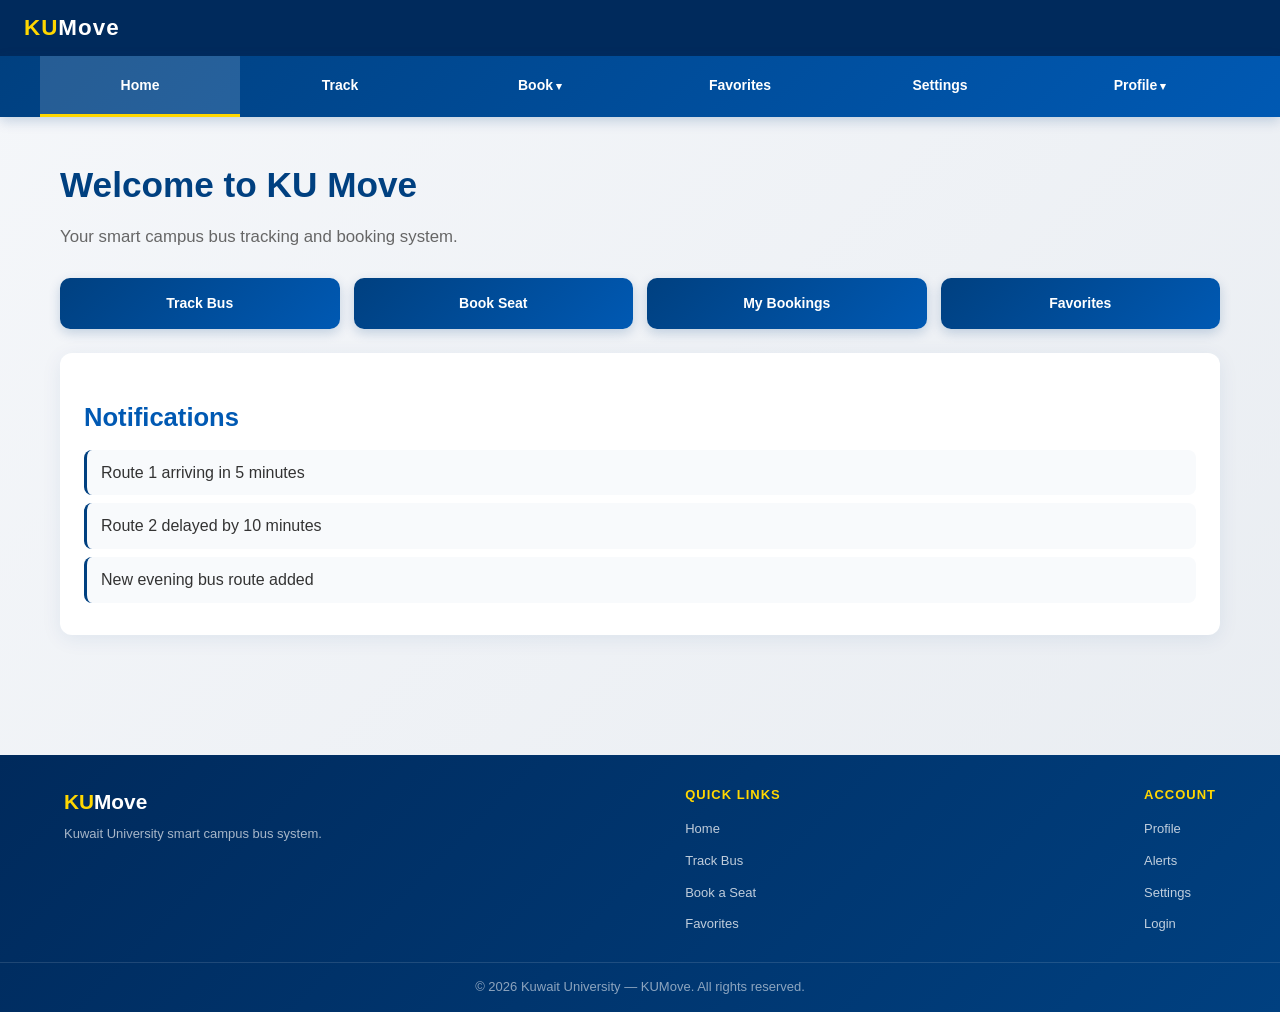
<file: index.html>
<!DOCTYPE html>
<html lang="en">
<head>
  <meta charset="UTF-8">
  <meta name="viewport" content="width=device-width, initial-scale=1.0">
  <title>KUMove - Home</title>
  <link rel="stylesheet" href="css/style.css">
</head>
<body>

  <!-- Site Header: logo left, greeting right -->
  <header class="site-header">
    <a href="index.html" class="logo">KU<span>Move</span></a>
    <span id="greeting"></span>
  </header>

  <nav>
    <button class="hamburger" id="hamburger" aria-label="Open menu">
      <span></span><span></span><span></span>
    </button>
    <ul id="nav-links">
      <li><a href="index.html"  class='active'>Home</a></li>
      <li><a href="tracking.html">Track</a></li>

      <!-- Booking with submenu -->
      <li class="has-sub">
        <a href="booking.html">Book</a>
        <ul class="submenu">
          <li><a href="booking.html">Book a Seat</a></li>
          <li><a href="mybookings.html">My Bookings</a></li>
        </ul>
      </li>

      <li><a href="favorites.html">Favorites</a></li>
      <li><a href="settings.html">Settings</a></li>

      <!-- Profile with submenu -->
      <li class="has-sub">
        <a href="profile.html">Profile</a>
        <ul class="submenu">
          <li><a href="profile.html">My Profile</a></li>
          <li><a href="notifications.html">Alerts</a></li>
        </ul>
      </li>

    </ul>
  </nav>

  <main>
    <h1>Welcome to KU Move</h1>
    <p>Your smart campus bus tracking and booking system.</p>

    <section class="quick-access">
      <a href="tracking.html" class="btn">Track Bus</a>
      <a href="booking.html" class="btn">Book Seat</a>
      <a href="mybookings.html" class="btn">My Bookings</a>
      <a href="favorites.html" class="btn">Favorites</a>
    </section>

    <section class="card">
      <h2>Notifications</h2>
      <ul>
        <li>Route 1 arriving in 5 minutes</li>
        <li>Route 2 delayed by 10 minutes</li>
        <li>New evening bus route added</li>
      </ul>
    </section>
  </main>

  <footer>
    <div class="footer-top">
      <div class="footer-brand">
        <div class="footer-logo">KU<span>Move</span></div>
        <p>Kuwait University smart campus bus system.</p>
      </div>
      <div class="footer-links">
        <h4>Quick Links</h4>
        <ul>
          <li><a href="index.html">Home</a></li>
          <li><a href="tracking.html">Track Bus</a></li>
          <li><a href="booking.html">Book a Seat</a></li>
          <li><a href="favorites.html">Favorites</a></li>
        </ul>
      </div>
      <div class="footer-links">
        <h4>Account</h4>
        <ul>
          <li><a href="profile.html">Profile</a></li>
          <li><a href="notifications.html">Alerts</a></li>
          <li><a href="settings.html">Settings</a></li>
          <li><a href="login.html">Login</a></li>
        </ul>
      </div>
    </div>
    <div class="footer-bottom">
      &copy; 2026 Kuwait University &mdash; KUMove. All rights reserved.
    </div>
  </footer>

  <script src="js/main.js"></script>
</body>
</html>
</file>
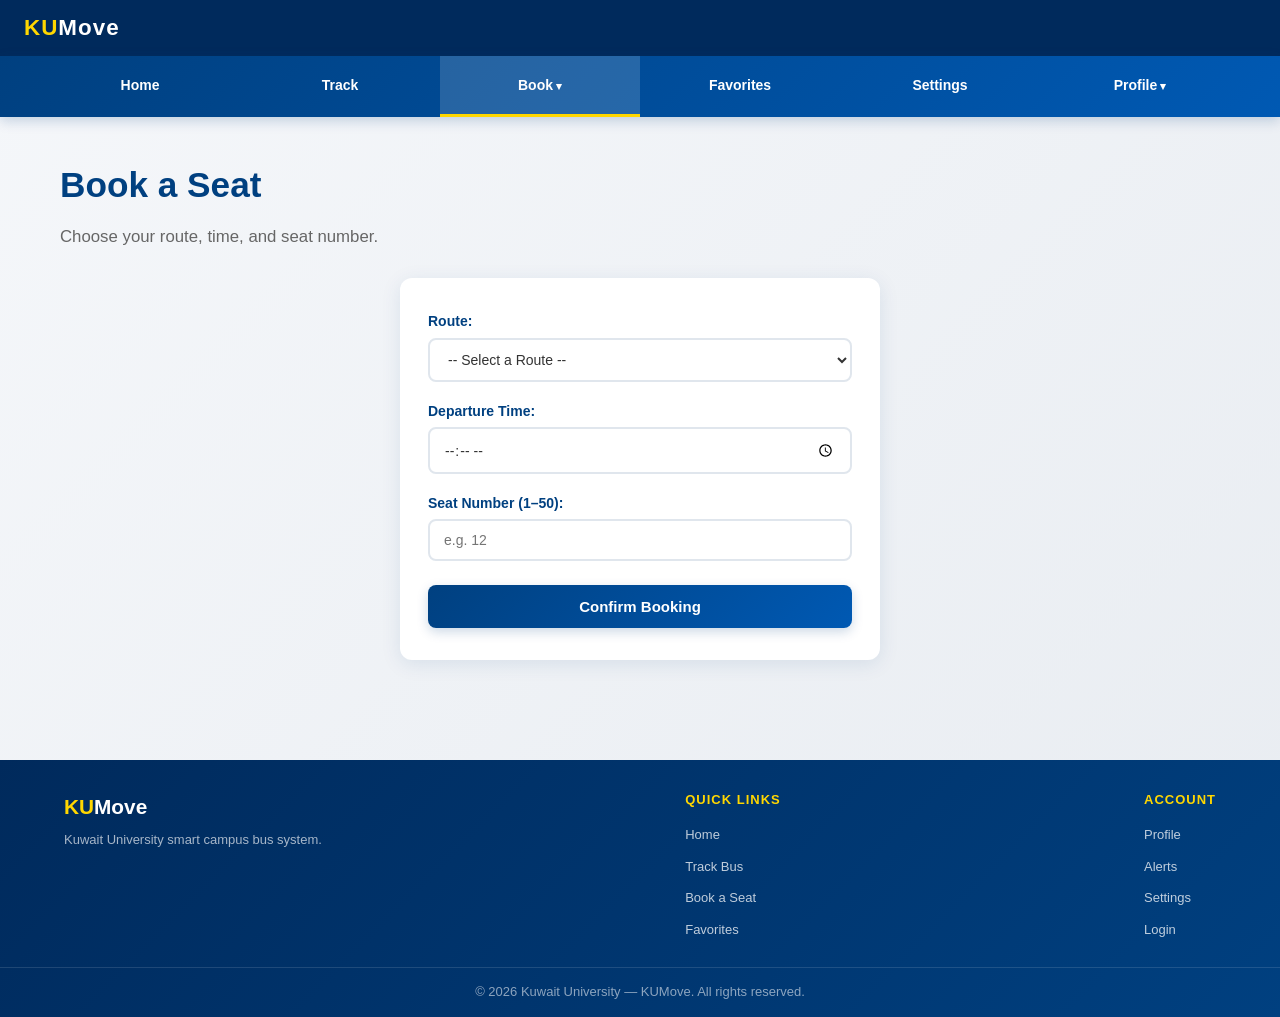
<file: booking.html>
<!DOCTYPE html>
<html lang="en">
<head>
  <meta charset="UTF-8">
  <meta name="viewport" content="width=device-width, initial-scale=1.0">
  <title>KUMove - Book a Seat</title>
  <link rel="stylesheet" href="css/style.css">
</head>
<body>

  <!-- Site Header: logo left, greeting right -->
  <header class="site-header">
    <a href="index.html" class="logo">KU<span>Move</span></a>
    <span id="greeting"></span>
  </header>

  <nav>
    <button class="hamburger" id="hamburger" aria-label="Open menu">
      <span></span><span></span><span></span>
    </button>
    <ul id="nav-links">
      <li><a href="index.html">Home</a></li>
      <li><a href="tracking.html">Track</a></li>

      <!-- Booking with submenu -->
      <li class="has-sub  active-parent">
        <a href="booking.html">Book</a>
        <ul class="submenu">
          <li><a href="booking.html">Book a Seat</a></li>
          <li><a href="mybookings.html">My Bookings</a></li>
        </ul>
      </li>

      <li><a href="favorites.html">Favorites</a></li>
      <li><a href="settings.html">Settings</a></li>

      <!-- Profile with submenu -->
      <li class="has-sub">
        <a href="profile.html">Profile</a>
        <ul class="submenu">
          <li><a href="profile.html">My Profile</a></li>
          <li><a href="notifications.html">Alerts</a></li>
        </ul>
      </li>

    </ul>
  </nav>

  <main>
    <h1>Book a Seat</h1>
    <p>Choose your route, time, and seat number.</p>

    <div class="form-wrapper">
      <form id="bookingForm">

        <div class="form-group">
          <label for="route">Route:</label>
          <select id="route">
            <option value="">-- Select a Route --</option>
            <option>Route 1: Campus &rarr; Library</option>
            <option>Route 2: Dorms &rarr; Engineering</option>
            <option>Route 3: Science &rarr; Main Gate</option>
          </select>
          <span class="error-msg" id="route-error"></span>
        </div>

        <div class="form-group">
          <label for="time">Departure Time:</label>
          <input type="time" id="time">
          <span class="error-msg" id="time-error"></span>
        </div>

        <div class="form-group">
          <label for="seat">Seat Number (1&ndash;50):</label>
          <input type="number" id="seat" min="1" max="50" placeholder="e.g. 12">
          <span class="error-msg" id="seat-error"></span>
        </div>

        <button type="submit">Confirm Booking</button>
      </form>
    </div>
  </main>

  <footer>
    <div class="footer-top">
      <div class="footer-brand">
        <div class="footer-logo">KU<span>Move</span></div>
        <p>Kuwait University smart campus bus system.</p>
      </div>
      <div class="footer-links">
        <h4>Quick Links</h4>
        <ul>
          <li><a href="index.html">Home</a></li>
          <li><a href="tracking.html">Track Bus</a></li>
          <li><a href="booking.html">Book a Seat</a></li>
          <li><a href="favorites.html">Favorites</a></li>
        </ul>
      </div>
      <div class="footer-links">
        <h4>Account</h4>
        <ul>
          <li><a href="profile.html">Profile</a></li>
          <li><a href="notifications.html">Alerts</a></li>
          <li><a href="settings.html">Settings</a></li>
          <li><a href="login.html">Login</a></li>
        </ul>
      </div>
    </div>
    <div class="footer-bottom">
      &copy; 2026 Kuwait University &mdash; KUMove. All rights reserved.
    </div>
  </footer>

  <script src="js/main.js"></script>
  <script src="js/booking.js"></script>
</body>
</html>
</file>
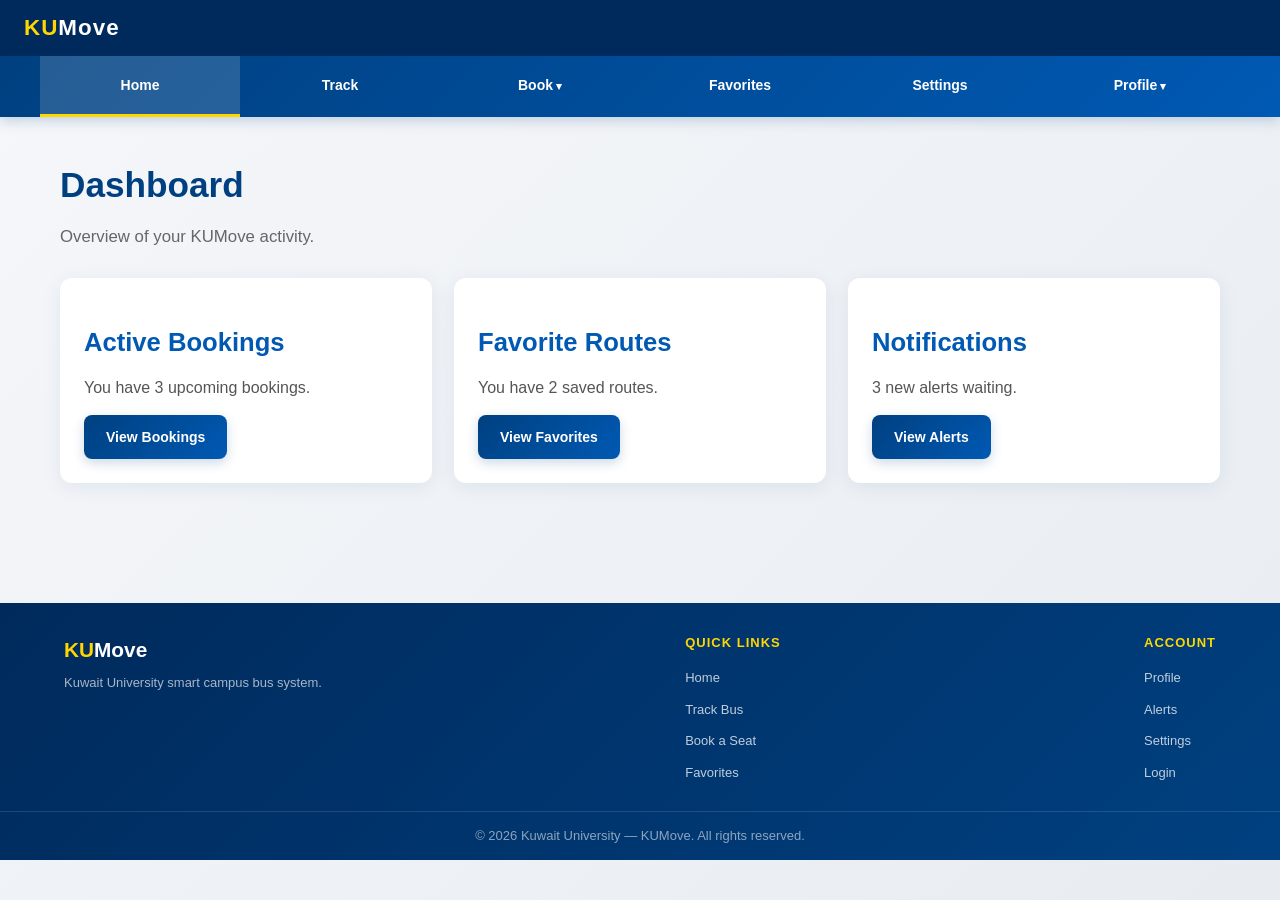
<file: dashboard.html>
<!DOCTYPE html>
<html lang="en">
<head>
  <meta charset="UTF-8">
  <meta name="viewport" content="width=device-width, initial-scale=1.0">
  <title>KUMove - Dashboard</title>
  <link rel="stylesheet" href="css/style.css">
</head>
<body>

  <!-- Site Header: logo left, greeting right -->
  <header class="site-header">
    <a href="index.html" class="logo">KU<span>Move</span></a>
    <span id="greeting"></span>
  </header>

  <nav>
    <button class="hamburger" id="hamburger" aria-label="Open menu">
      <span></span><span></span><span></span>
    </button>
    <ul id="nav-links">
      <li><a href="index.html"  class='active'>Home</a></li>
      <li><a href="tracking.html">Track</a></li>

      <!-- Booking with submenu -->
      <li class="has-sub">
        <a href="booking.html">Book</a>
        <ul class="submenu">
          <li><a href="booking.html">Book a Seat</a></li>
          <li><a href="mybookings.html">My Bookings</a></li>
        </ul>
      </li>

      <li><a href="favorites.html">Favorites</a></li>
      <li><a href="settings.html">Settings</a></li>

      <!-- Profile with submenu -->
      <li class="has-sub">
        <a href="profile.html">Profile</a>
        <ul class="submenu">
          <li><a href="profile.html">My Profile</a></li>
          <li><a href="notifications.html">Alerts</a></li>
        </ul>
      </li>

    </ul>
  </nav>

  <main>
    <h1>Dashboard</h1>
    <p>Overview of your KUMove activity.</p>
    <section class="dashboard">
      <div class="card">
        <h2>Active Bookings</h2>
        <p>You have 3 upcoming bookings.</p>
        <a href="mybookings.html" class="btn" style="margin-top:14px;">View Bookings</a>
      </div>
      <div class="card">
        <h2>Favorite Routes</h2>
        <p>You have 2 saved routes.</p>
        <a href="favorites.html" class="btn" style="margin-top:14px;">View Favorites</a>
      </div>
      <div class="card">
        <h2>Notifications</h2>
        <p>3 new alerts waiting.</p>
        <a href="notifications.html" class="btn" style="margin-top:14px;">View Alerts</a>
      </div>
    </section>
  </main>

  <footer>
    <div class="footer-top">
      <div class="footer-brand">
        <div class="footer-logo">KU<span>Move</span></div>
        <p>Kuwait University smart campus bus system.</p>
      </div>
      <div class="footer-links">
        <h4>Quick Links</h4>
        <ul>
          <li><a href="index.html">Home</a></li>
          <li><a href="tracking.html">Track Bus</a></li>
          <li><a href="booking.html">Book a Seat</a></li>
          <li><a href="favorites.html">Favorites</a></li>
        </ul>
      </div>
      <div class="footer-links">
        <h4>Account</h4>
        <ul>
          <li><a href="profile.html">Profile</a></li>
          <li><a href="notifications.html">Alerts</a></li>
          <li><a href="settings.html">Settings</a></li>
          <li><a href="login.html">Login</a></li>
        </ul>
      </div>
    </div>
    <div class="footer-bottom">
      &copy; 2026 Kuwait University &mdash; KUMove. All rights reserved.
    </div>
  </footer>

  <script src="js/main.js"></script>
</body>
</html>
</file>
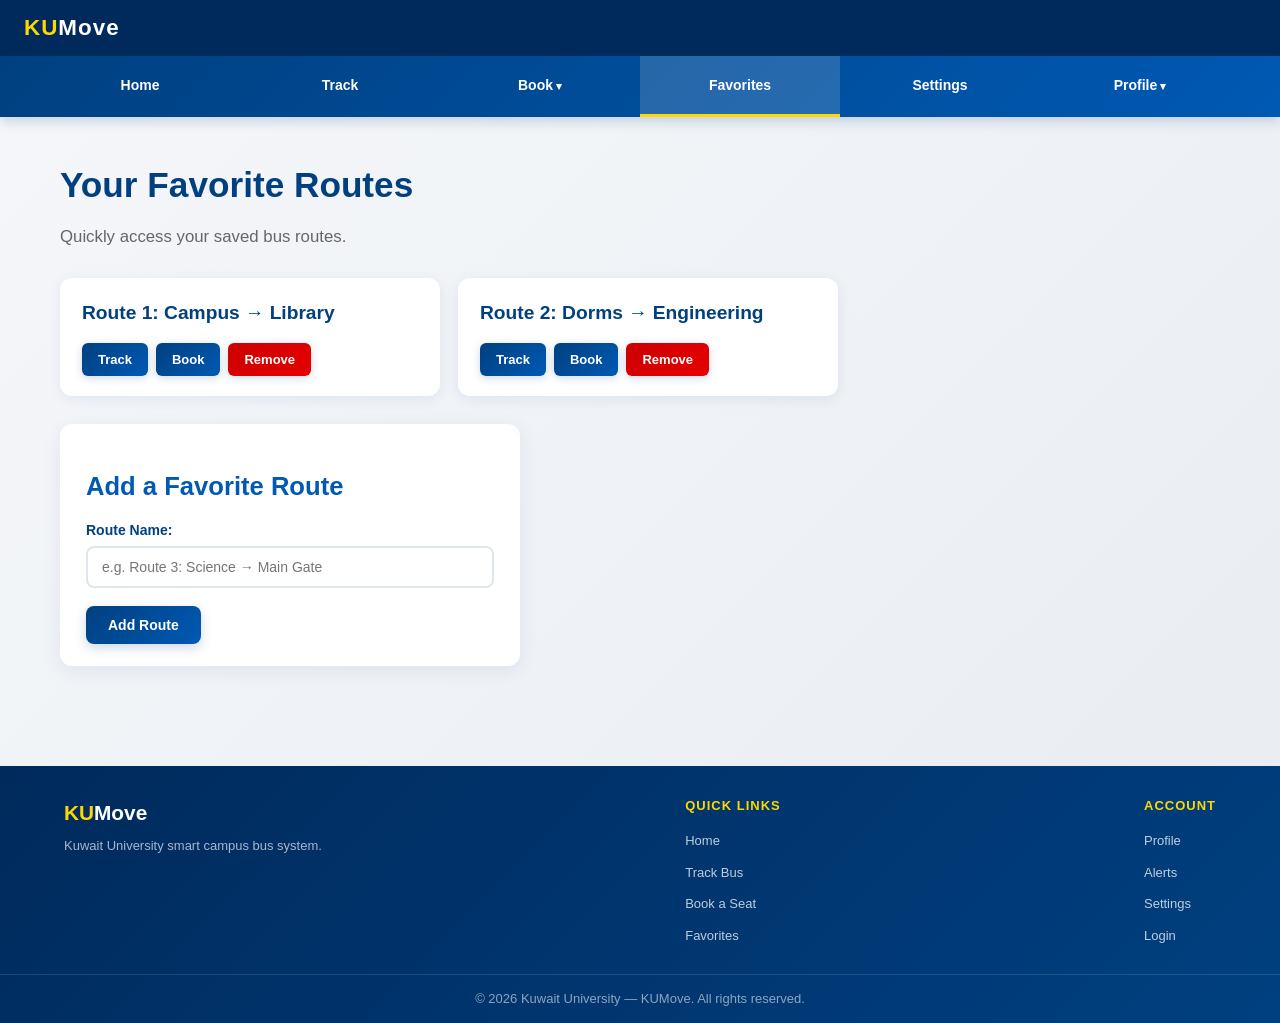
<file: favorites.html>
<!DOCTYPE html>
<html lang="en">
<head>
  <meta charset="UTF-8">
  <meta name="viewport" content="width=device-width, initial-scale=1.0">
  <title>KUMove - Favorites</title>
  <link rel="stylesheet" href="css/style.css">
</head>
<body>

  <!-- Site Header: logo left, greeting right -->
  <header class="site-header">
    <a href="index.html" class="logo">KU<span>Move</span></a>
    <span id="greeting"></span>
  </header>

  <nav>
    <button class="hamburger" id="hamburger" aria-label="Open menu">
      <span></span><span></span><span></span>
    </button>
    <ul id="nav-links">
      <li><a href="index.html">Home</a></li>
      <li><a href="tracking.html">Track</a></li>

      <!-- Booking with submenu -->
      <li class="has-sub">
        <a href="booking.html">Book</a>
        <ul class="submenu">
          <li><a href="booking.html">Book a Seat</a></li>
          <li><a href="mybookings.html">My Bookings</a></li>
        </ul>
      </li>

      <li><a href="favorites.html"  class='active'>Favorites</a></li>
      <li><a href="settings.html">Settings</a></li>

      <!-- Profile with submenu -->
      <li class="has-sub">
        <a href="profile.html">Profile</a>
        <ul class="submenu">
          <li><a href="profile.html">My Profile</a></li>
          <li><a href="notifications.html">Alerts</a></li>
        </ul>
      </li>

    </ul>
  </nav>

  <main>
    <h1>Your Favorite Routes</h1>
    <p>Quickly access your saved bus routes.</p>

    <section id="favorites-list">
      <div class="favorite-item">
        <h3>Route 1: Campus &rarr; Library</h3>
        <div class="btn-row">
          <button>Track</button>
          <button>Book</button>
          <button class="remove">Remove</button>
        </div>
      </div>
      <div class="favorite-item">
        <h3>Route 2: Dorms &rarr; Engineering</h3>
        <div class="btn-row">
          <button>Track</button>
          <button>Book</button>
          <button class="remove">Remove</button>
        </div>
      </div>
    </section>

    <div class="add-favorite-section">
      <h2>Add a Favorite Route</h2>
      <form id="add-favorite-form">
        <div class="form-group">
          <label for="new-route-name">Route Name:</label>
          <input type="text" id="new-route-name" placeholder="e.g. Route 3: Science &rarr; Main Gate">
          <span class="error-msg" id="add-route-error"></span>
        </div>
        <button type="submit">Add Route</button>
      </form>
    </div>
  </main>

  <footer>
    <div class="footer-top">
      <div class="footer-brand">
        <div class="footer-logo">KU<span>Move</span></div>
        <p>Kuwait University smart campus bus system.</p>
      </div>
      <div class="footer-links">
        <h4>Quick Links</h4>
        <ul>
          <li><a href="index.html">Home</a></li>
          <li><a href="tracking.html">Track Bus</a></li>
          <li><a href="booking.html">Book a Seat</a></li>
          <li><a href="favorites.html">Favorites</a></li>
        </ul>
      </div>
      <div class="footer-links">
        <h4>Account</h4>
        <ul>
          <li><a href="profile.html">Profile</a></li>
          <li><a href="notifications.html">Alerts</a></li>
          <li><a href="settings.html">Settings</a></li>
          <li><a href="login.html">Login</a></li>
        </ul>
      </div>
    </div>
    <div class="footer-bottom">
      &copy; 2026 Kuwait University &mdash; KUMove. All rights reserved.
    </div>
  </footer>

  <script src="js/main.js"></script>
  <script src="js/favorites.js"></script>
</body>
</html>
</file>
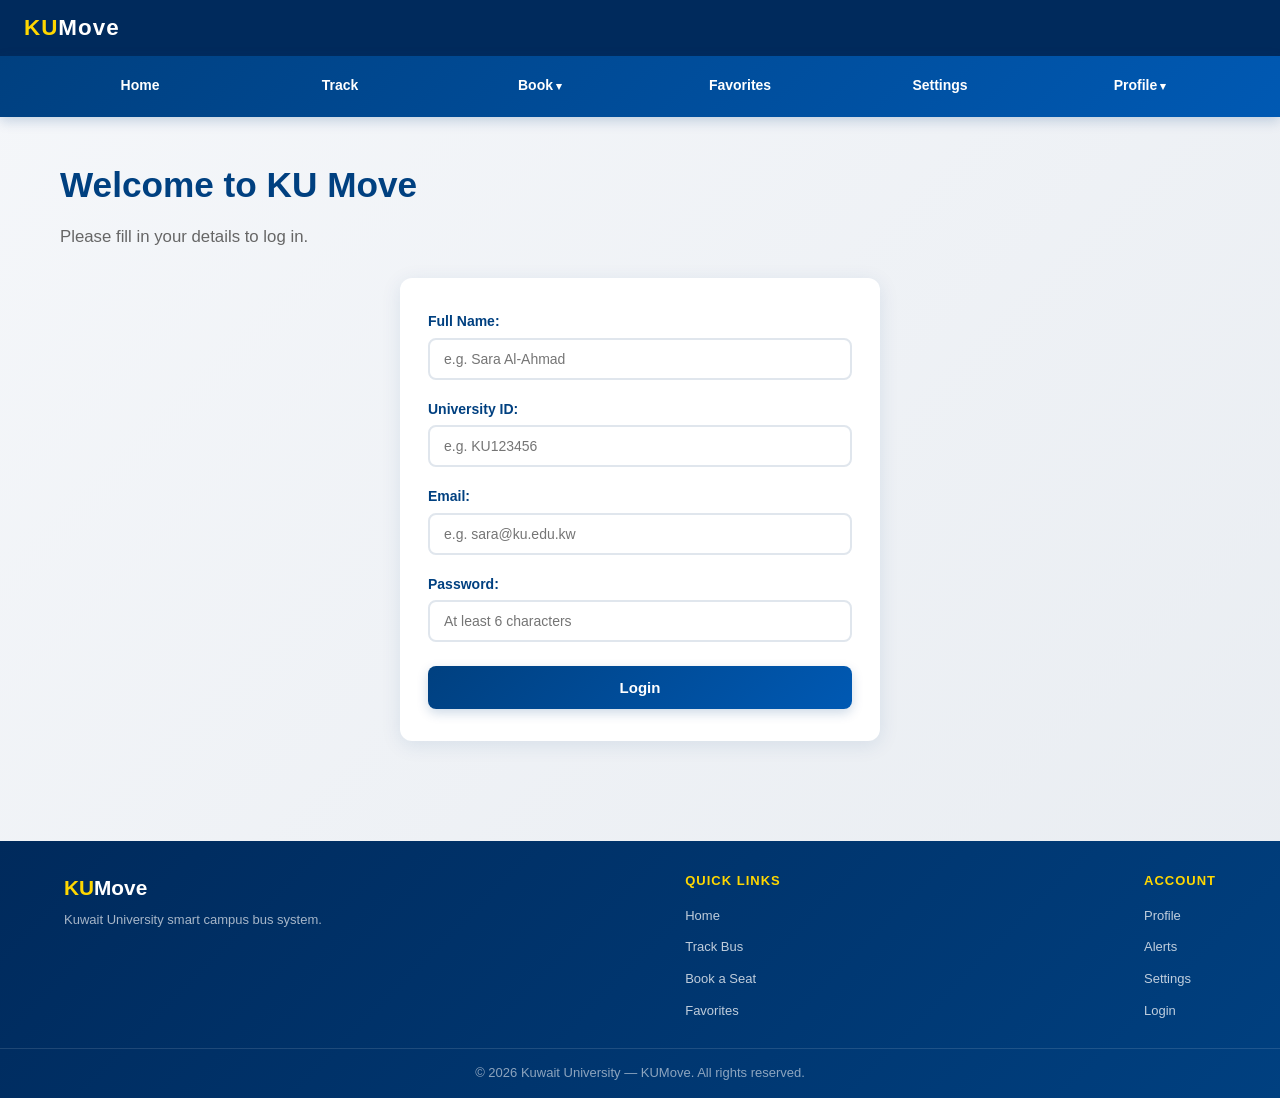
<file: login.html>
<!DOCTYPE html>
<html lang="en">
<head>
  <meta charset="UTF-8">
  <meta name="viewport" content="width=device-width, initial-scale=1.0">
  <title>KUMove - Login</title>
  <link rel="stylesheet" href="css/style.css">
</head>
<body>

  <!-- Site Header: logo left, greeting right -->
  <header class="site-header">
    <a href="index.html" class="logo">KU<span>Move</span></a>
    <span id="greeting"></span>
  </header>

  <nav>
    <button class="hamburger" id="hamburger" aria-label="Open menu">
      <span></span><span></span><span></span>
    </button>
    <ul id="nav-links">
      <li><a href="index.html">Home</a></li>
      <li><a href="tracking.html">Track</a></li>

      <!-- Booking with submenu -->
      <li class="has-sub">
        <a href="booking.html">Book</a>
        <ul class="submenu">
          <li><a href="booking.html">Book a Seat</a></li>
          <li><a href="mybookings.html">My Bookings</a></li>
        </ul>
      </li>

      <li><a href="favorites.html">Favorites</a></li>
      <li><a href="settings.html">Settings</a></li>

      <!-- Profile with submenu -->
      <li class="has-sub">
        <a href="profile.html">Profile</a>
        <ul class="submenu">
          <li><a href="profile.html">My Profile</a></li>
          <li><a href="notifications.html">Alerts</a></li>
        </ul>
      </li>

    </ul>
  </nav>

  <main>
    <h1>Welcome to KU Move</h1>
    <p>Please fill in your details to log in.</p>

    <div class="form-wrapper">
      <!-- Feedback banner (shown by login.js on success/error) -->
      <p class="feedback-msg" id="form-feedback" style="display:none;"></p>

      <form id="loginForm">

        <div class="form-group">
          <label for="fullName">Full Name:</label>
          <input type="text" id="fullName" placeholder="e.g. Sara Al-Ahmad">
          <span class="error-msg" id="fullName-error"></span>
        </div>

        <div class="form-group">
          <label for="uniID">University ID:</label>
          <input type="text" id="uniID" placeholder="e.g. KU123456">
          <span class="error-msg" id="uniID-error"></span>
        </div>

        <div class="form-group">
          <label for="email">Email:</label>
          <input type="email" id="email" placeholder="e.g. sara@ku.edu.kw">
          <span class="error-msg" id="email-error"></span>
        </div>

        <div class="form-group">
          <label for="password">Password:</label>
          <input type="password" id="password" placeholder="At least 6 characters">
          <span class="error-msg" id="password-error"></span>
        </div>

        <button type="submit">Login</button>

      </form>
    </div>
  </main>

  <footer>
    <div class="footer-top">
      <div class="footer-brand">
        <div class="footer-logo">KU<span>Move</span></div>
        <p>Kuwait University smart campus bus system.</p>
      </div>
      <div class="footer-links">
        <h4>Quick Links</h4>
        <ul>
          <li><a href="index.html">Home</a></li>
          <li><a href="tracking.html">Track Bus</a></li>
          <li><a href="booking.html">Book a Seat</a></li>
          <li><a href="favorites.html">Favorites</a></li>
        </ul>
      </div>
      <div class="footer-links">
        <h4>Account</h4>
        <ul>
          <li><a href="profile.html">Profile</a></li>
          <li><a href="notifications.html">Alerts</a></li>
          <li><a href="settings.html">Settings</a></li>
          <li><a href="login.html">Login</a></li>
        </ul>
      </div>
    </div>
    <div class="footer-bottom">
      &copy; 2026 Kuwait University &mdash; KUMove. All rights reserved.
    </div>
  </footer>

  <script src="js/main.js"></script>
  <script src="js/login.js"></script>
</body>
</html>
</file>
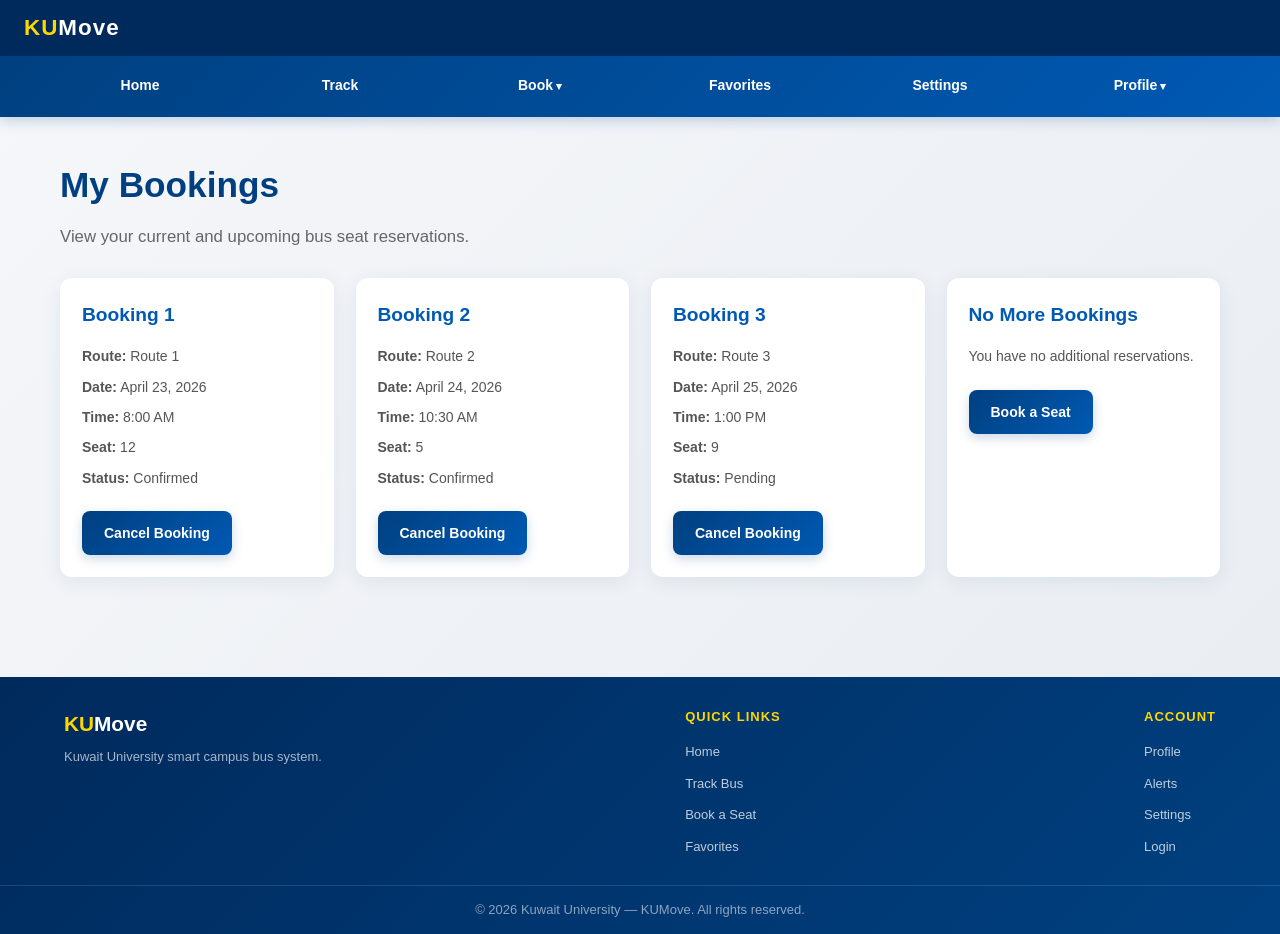
<file: mybookings.html>
<!DOCTYPE html>
<html lang="en">
<head>
  <meta charset="UTF-8">
  <meta name="viewport" content="width=device-width, initial-scale=1.0">
  <title>KUMove - My Bookings</title>
  <link rel="stylesheet" href="css/style.css">
</head>
<body>

  <!-- Site Header: logo left, greeting right -->
  <header class="site-header">
    <a href="index.html" class="logo">KU<span>Move</span></a>
    <span id="greeting"></span>
  </header>

  <nav>
    <button class="hamburger" id="hamburger" aria-label="Open menu">
      <span></span><span></span><span></span>
    </button>
    <ul id="nav-links">
      <li><a href="index.html">Home</a></li>
      <li><a href="tracking.html">Track</a></li>

      <!-- Booking with submenu -->
      <li class="has-sub  active-parent">
        <a href="booking.html">Book</a>
        <ul class="submenu">
          <li><a href="booking.html">Book a Seat</a></li>
          <li><a href="mybookings.html">My Bookings</a></li>
        </ul>
      </li>

      <li><a href="favorites.html">Favorites</a></li>
      <li><a href="settings.html">Settings</a></li>

      <!-- Profile with submenu -->
      <li class="has-sub">
        <a href="profile.html">Profile</a>
        <ul class="submenu">
          <li><a href="profile.html">My Profile</a></li>
          <li><a href="notifications.html">Alerts</a></li>
        </ul>
      </li>

    </ul>
  </nav>

  <main>
    <h1>My Bookings</h1>
    <p>View your current and upcoming bus seat reservations.</p>

    <section class="dashboard">
      <div class="booking-card">
        <h2>Booking 1</h2>
        <p><strong>Route:</strong> Route 1</p>
        <p><strong>Date:</strong> April 23, 2026</p>
        <p><strong>Time:</strong> 8:00 AM</p>
        <p><strong>Seat:</strong> 12</p>
        <p><strong>Status:</strong> Confirmed</p>
        <a href="#" class="btn">Cancel Booking</a>
      </div>
      <div class="booking-card">
        <h2>Booking 2</h2>
        <p><strong>Route:</strong> Route 2</p>
        <p><strong>Date:</strong> April 24, 2026</p>
        <p><strong>Time:</strong> 10:30 AM</p>
        <p><strong>Seat:</strong> 5</p>
        <p><strong>Status:</strong> Confirmed</p>
        <a href="#" class="btn">Cancel Booking</a>
      </div>
      <div class="booking-card">
        <h2>Booking 3</h2>
        <p><strong>Route:</strong> Route 3</p>
        <p><strong>Date:</strong> April 25, 2026</p>
        <p><strong>Time:</strong> 1:00 PM</p>
        <p><strong>Seat:</strong> 9</p>
        <p><strong>Status:</strong> Pending</p>
        <a href="#" class="btn">Cancel Booking</a>
      </div>
      <div class="booking-card">
        <h2>No More Bookings</h2>
        <p>You have no additional reservations.</p>
        <a href="booking.html" class="btn">Book a Seat</a>
      </div>
    </section>
  </main>

  <footer>
    <div class="footer-top">
      <div class="footer-brand">
        <div class="footer-logo">KU<span>Move</span></div>
        <p>Kuwait University smart campus bus system.</p>
      </div>
      <div class="footer-links">
        <h4>Quick Links</h4>
        <ul>
          <li><a href="index.html">Home</a></li>
          <li><a href="tracking.html">Track Bus</a></li>
          <li><a href="booking.html">Book a Seat</a></li>
          <li><a href="favorites.html">Favorites</a></li>
        </ul>
      </div>
      <div class="footer-links">
        <h4>Account</h4>
        <ul>
          <li><a href="profile.html">Profile</a></li>
          <li><a href="notifications.html">Alerts</a></li>
          <li><a href="settings.html">Settings</a></li>
          <li><a href="login.html">Login</a></li>
        </ul>
      </div>
    </div>
    <div class="footer-bottom">
      &copy; 2026 Kuwait University &mdash; KUMove. All rights reserved.
    </div>
  </footer>

  <script src="js/main.js"></script>
  <script src="js/mybookings.js"></script>
</body>
</html>
</file>
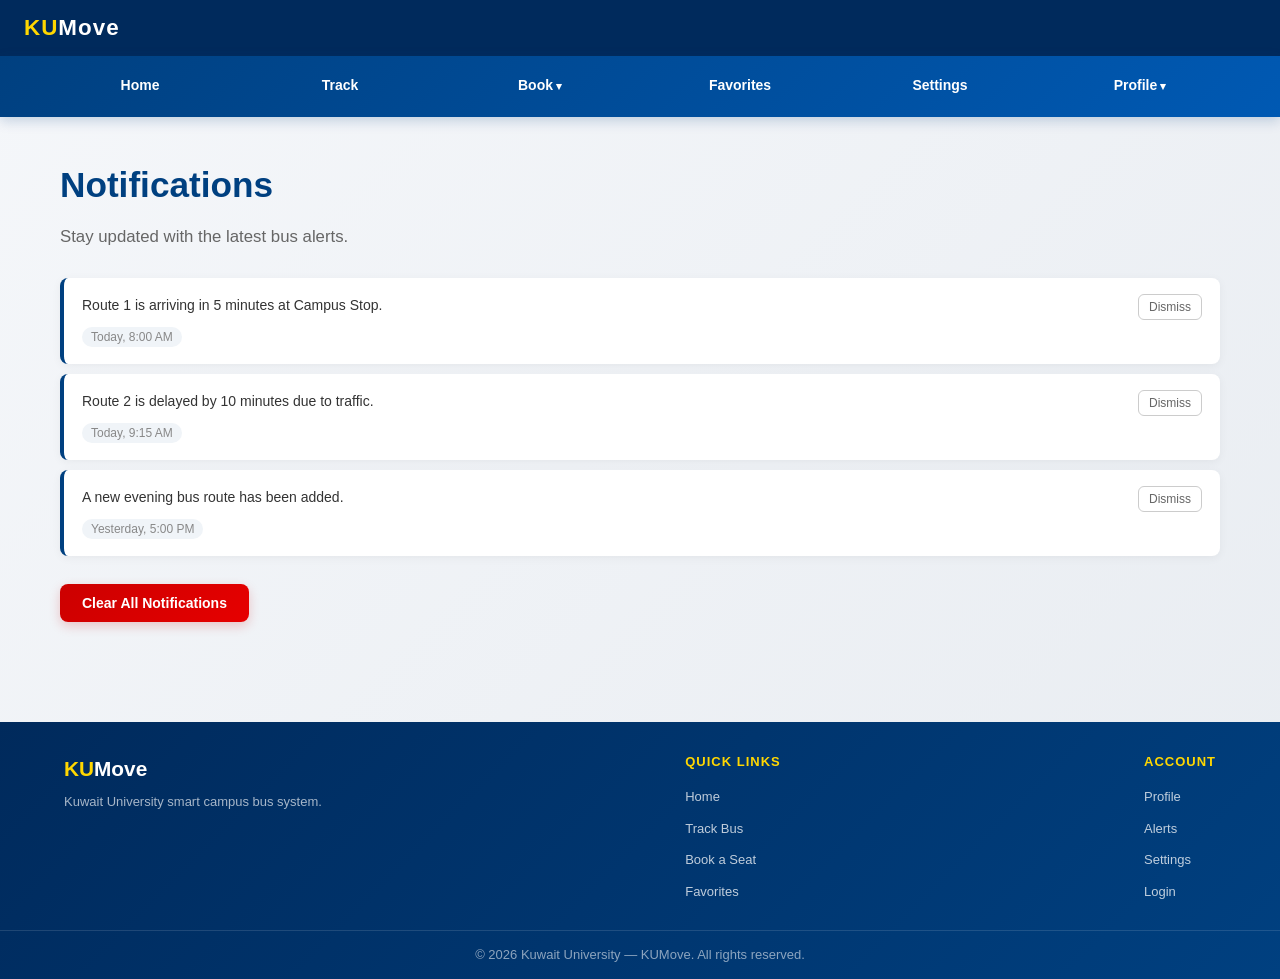
<file: notifications.html>
<!DOCTYPE html>
<html lang="en">
<head>
  <meta charset="UTF-8">
  <meta name="viewport" content="width=device-width, initial-scale=1.0">
  <title>KUMove - Notifications</title>
  <link rel="stylesheet" href="css/style.css">
</head>
<body>

  <!-- Site Header: logo left, greeting right -->
  <header class="site-header">
    <a href="index.html" class="logo">KU<span>Move</span></a>
    <span id="greeting"></span>
  </header>

  <nav>
    <button class="hamburger" id="hamburger" aria-label="Open menu">
      <span></span><span></span><span></span>
    </button>
    <ul id="nav-links">
      <li><a href="index.html">Home</a></li>
      <li><a href="tracking.html">Track</a></li>

      <!-- Booking with submenu -->
      <li class="has-sub">
        <a href="booking.html">Book</a>
        <ul class="submenu">
          <li><a href="booking.html">Book a Seat</a></li>
          <li><a href="mybookings.html">My Bookings</a></li>
        </ul>
      </li>

      <li><a href="favorites.html">Favorites</a></li>
      <li><a href="settings.html">Settings</a></li>

      <!-- Profile with submenu -->
      <li class="has-sub  active-parent">
        <a href="profile.html">Profile</a>
        <ul class="submenu">
          <li><a href="profile.html">My Profile</a></li>
          <li><a href="notifications.html">Alerts</a></li>
        </ul>
      </li>

    </ul>
  </nav>

  <main>
    <h1>Notifications</h1>
    <p>Stay updated with the latest bus alerts.</p>

    <section id="notifications-list">
      <div class="notification-item">
        <div>
          <p>Route 1 is arriving in 5 minutes at Campus Stop.</p>
          <span class="time">Today, 8:00 AM</span>
        </div>
        <button class="dismiss-btn">Dismiss</button>
      </div>
      <div class="notification-item">
        <div>
          <p>Route 2 is delayed by 10 minutes due to traffic.</p>
          <span class="time">Today, 9:15 AM</span>
        </div>
        <button class="dismiss-btn">Dismiss</button>
      </div>
      <div class="notification-item">
        <div>
          <p>A new evening bus route has been added.</p>
          <span class="time">Yesterday, 5:00 PM</span>
        </div>
        <button class="dismiss-btn">Dismiss</button>
      </div>
    </section>

    <button id="clear-btn">Clear All Notifications</button>
  </main>

  <footer>
    <div class="footer-top">
      <div class="footer-brand">
        <div class="footer-logo">KU<span>Move</span></div>
        <p>Kuwait University smart campus bus system.</p>
      </div>
      <div class="footer-links">
        <h4>Quick Links</h4>
        <ul>
          <li><a href="index.html">Home</a></li>
          <li><a href="tracking.html">Track Bus</a></li>
          <li><a href="booking.html">Book a Seat</a></li>
          <li><a href="favorites.html">Favorites</a></li>
        </ul>
      </div>
      <div class="footer-links">
        <h4>Account</h4>
        <ul>
          <li><a href="profile.html">Profile</a></li>
          <li><a href="notifications.html">Alerts</a></li>
          <li><a href="settings.html">Settings</a></li>
          <li><a href="login.html">Login</a></li>
        </ul>
      </div>
    </div>
    <div class="footer-bottom">
      &copy; 2026 Kuwait University &mdash; KUMove. All rights reserved.
    </div>
  </footer>

  <script src="js/main.js"></script>
  <script src="js/notifications.js"></script>
</body>
</html>
</file>
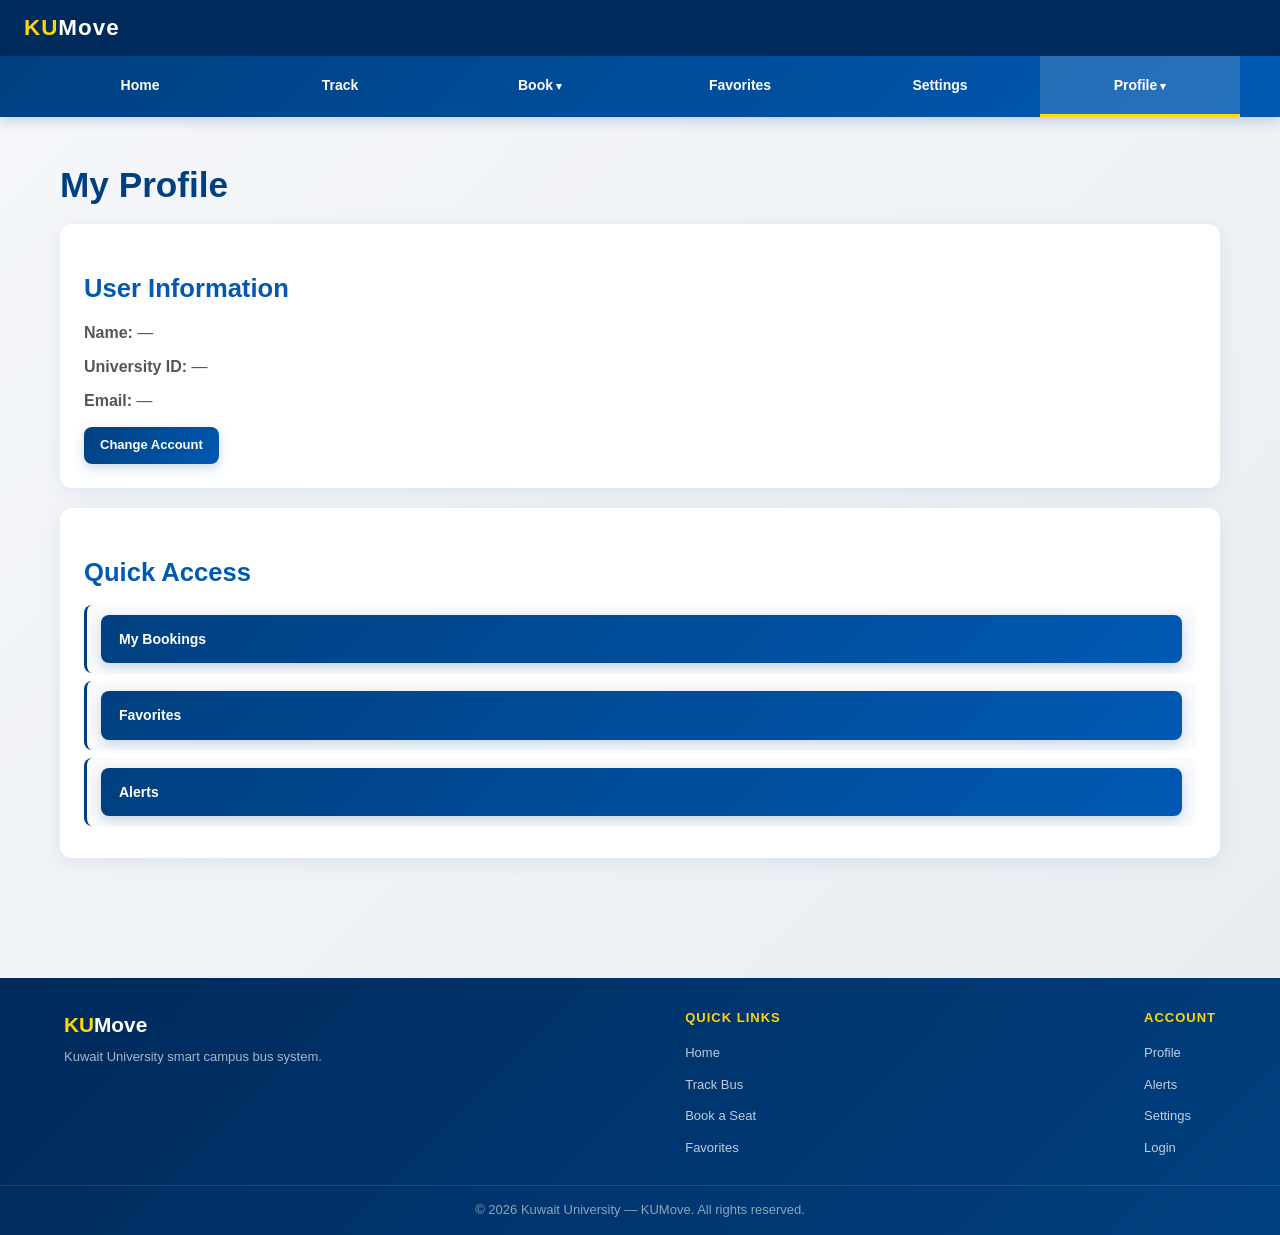
<file: profile.html>
<!DOCTYPE html>
<html lang="en">
<head>
  <meta charset="UTF-8">
  <meta name="viewport" content="width=device-width, initial-scale=1.0">
  <title>KUMove - My Profile</title>
  <link rel="stylesheet" href="css/style.css">
</head>
<body>

  <!-- Site Header: logo left, greeting right -->
  <header class="site-header">
    <a href="index.html" class="logo">KU<span>Move</span></a>
    <span id="greeting"></span>
  </header>

  <nav>
    <button class="hamburger" id="hamburger" aria-label="Open menu">
      <span></span><span></span><span></span>
    </button>
    <ul id="nav-links">
      <li><a href="index.html">Home</a></li>
      <li><a href="tracking.html">Track</a></li>

      <!-- Booking with submenu -->
      <li class="has-sub">
        <a href="booking.html">Book</a>
        <ul class="submenu">
          <li><a href="booking.html">Book a Seat</a></li>
          <li><a href="mybookings.html">My Bookings</a></li>
        </ul>
      </li>

      <li><a href="favorites.html">Favorites</a></li>
      <li><a href="settings.html">Settings</a></li>

      <!-- Profile with submenu -->
      <li class="has-sub  active-parent">
        <a href="profile.html">Profile</a>
        <ul class="submenu">
          <li><a href="profile.html">My Profile</a></li>
          <li><a href="notifications.html">Alerts</a></li>
        </ul>
      </li>

    </ul>
  </nav>

  <main>
    <h1>My Profile</h1>

    <section class="card">
      <h2>User Information</h2>
      <!-- These are filled in by profile.js from localStorage -->
      <p><strong>Name:</strong> <span id="prof-name">—</span></p>
      <p><strong>University ID:</strong> <span id="prof-id">—</span></p>
      <p><strong>Email:</strong> <span id="prof-email">—</span></p>
      <p style="margin-top:14px;">
        <a href="login.html" class="btn" style="font-size:13px; padding:8px 16px;">
          Change Account
        </a>
      </p>
    </section>

    <section class="card">
      <h2>Quick Access</h2>
      <ul class="profile-links">
        <li><a href="mybookings.html" class="btn">My Bookings</a></li>
        <li><a href="favorites.html" class="btn">Favorites</a></li>
        <li><a href="notifications.html" class="btn">Alerts</a></li>
      </ul>
    </section>
  </main>

  <footer>
    <div class="footer-top">
      <div class="footer-brand">
        <div class="footer-logo">KU<span>Move</span></div>
        <p>Kuwait University smart campus bus system.</p>
      </div>
      <div class="footer-links">
        <h4>Quick Links</h4>
        <ul>
          <li><a href="index.html">Home</a></li>
          <li><a href="tracking.html">Track Bus</a></li>
          <li><a href="booking.html">Book a Seat</a></li>
          <li><a href="favorites.html">Favorites</a></li>
        </ul>
      </div>
      <div class="footer-links">
        <h4>Account</h4>
        <ul>
          <li><a href="profile.html">Profile</a></li>
          <li><a href="notifications.html">Alerts</a></li>
          <li><a href="settings.html">Settings</a></li>
          <li><a href="login.html">Login</a></li>
        </ul>
      </div>
    </div>
    <div class="footer-bottom">
      &copy; 2026 Kuwait University &mdash; KUMove. All rights reserved.
    </div>
  </footer>

  <script src="js/main.js"></script>
  <script src="js/profile.js"></script>
</body>
</html>
</file>
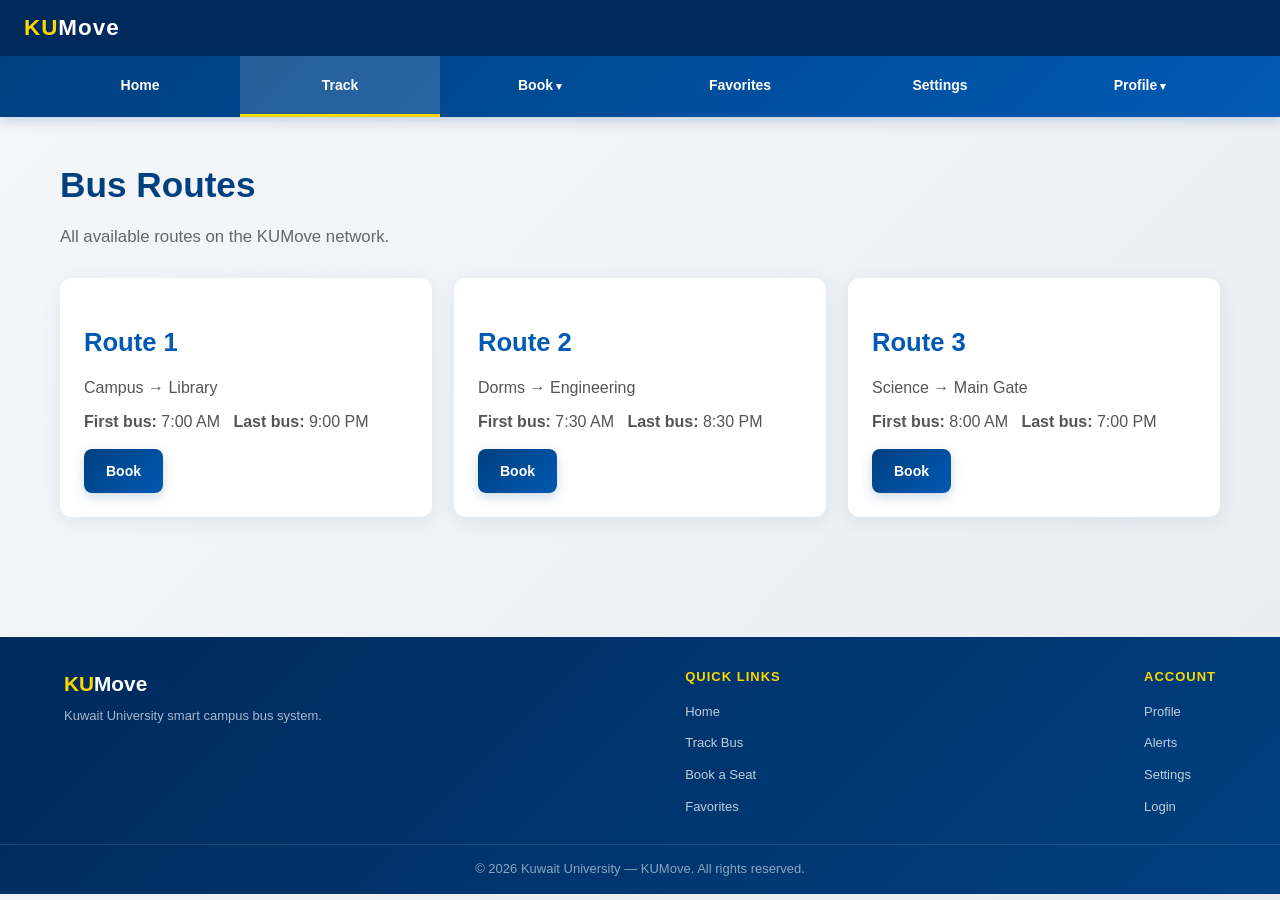
<file: routes.html>
<!DOCTYPE html>
<html lang="en">
<head>
  <meta charset="UTF-8">
  <meta name="viewport" content="width=device-width, initial-scale=1.0">
  <title>KUMove - Routes</title>
  <link rel="stylesheet" href="css/style.css">
</head>
<body>

  <!-- Site Header: logo left, greeting right -->
  <header class="site-header">
    <a href="index.html" class="logo">KU<span>Move</span></a>
    <span id="greeting"></span>
  </header>

  <nav>
    <button class="hamburger" id="hamburger" aria-label="Open menu">
      <span></span><span></span><span></span>
    </button>
    <ul id="nav-links">
      <li><a href="index.html">Home</a></li>
      <li><a href="tracking.html"  class='active'>Track</a></li>

      <!-- Booking with submenu -->
      <li class="has-sub">
        <a href="booking.html">Book</a>
        <ul class="submenu">
          <li><a href="booking.html">Book a Seat</a></li>
          <li><a href="mybookings.html">My Bookings</a></li>
        </ul>
      </li>

      <li><a href="favorites.html">Favorites</a></li>
      <li><a href="settings.html">Settings</a></li>

      <!-- Profile with submenu -->
      <li class="has-sub">
        <a href="profile.html">Profile</a>
        <ul class="submenu">
          <li><a href="profile.html">My Profile</a></li>
          <li><a href="notifications.html">Alerts</a></li>
        </ul>
      </li>

    </ul>
  </nav>

  <main>
    <h1>Bus Routes</h1>
    <p>All available routes on the KUMove network.</p>
    <section class="dashboard">
      <div class="card">
        <h2>Route 1</h2>
        <p>Campus &rarr; Library</p>
        <p><strong>First bus:</strong> 7:00 AM &nbsp; <strong>Last bus:</strong> 9:00 PM</p>
        <a href="booking.html" class="btn" style="margin-top:14px;">Book</a>
      </div>
      <div class="card">
        <h2>Route 2</h2>
        <p>Dorms &rarr; Engineering</p>
        <p><strong>First bus:</strong> 7:30 AM &nbsp; <strong>Last bus:</strong> 8:30 PM</p>
        <a href="booking.html" class="btn" style="margin-top:14px;">Book</a>
      </div>
      <div class="card">
        <h2>Route 3</h2>
        <p>Science &rarr; Main Gate</p>
        <p><strong>First bus:</strong> 8:00 AM &nbsp; <strong>Last bus:</strong> 7:00 PM</p>
        <a href="booking.html" class="btn" style="margin-top:14px;">Book</a>
      </div>
    </section>
  </main>

  <footer>
    <div class="footer-top">
      <div class="footer-brand">
        <div class="footer-logo">KU<span>Move</span></div>
        <p>Kuwait University smart campus bus system.</p>
      </div>
      <div class="footer-links">
        <h4>Quick Links</h4>
        <ul>
          <li><a href="index.html">Home</a></li>
          <li><a href="tracking.html">Track Bus</a></li>
          <li><a href="booking.html">Book a Seat</a></li>
          <li><a href="favorites.html">Favorites</a></li>
        </ul>
      </div>
      <div class="footer-links">
        <h4>Account</h4>
        <ul>
          <li><a href="profile.html">Profile</a></li>
          <li><a href="notifications.html">Alerts</a></li>
          <li><a href="settings.html">Settings</a></li>
          <li><a href="login.html">Login</a></li>
        </ul>
      </div>
    </div>
    <div class="footer-bottom">
      &copy; 2026 Kuwait University &mdash; KUMove. All rights reserved.
    </div>
  </footer>

  <script src="js/main.js"></script>
</body>
</html>
</file>
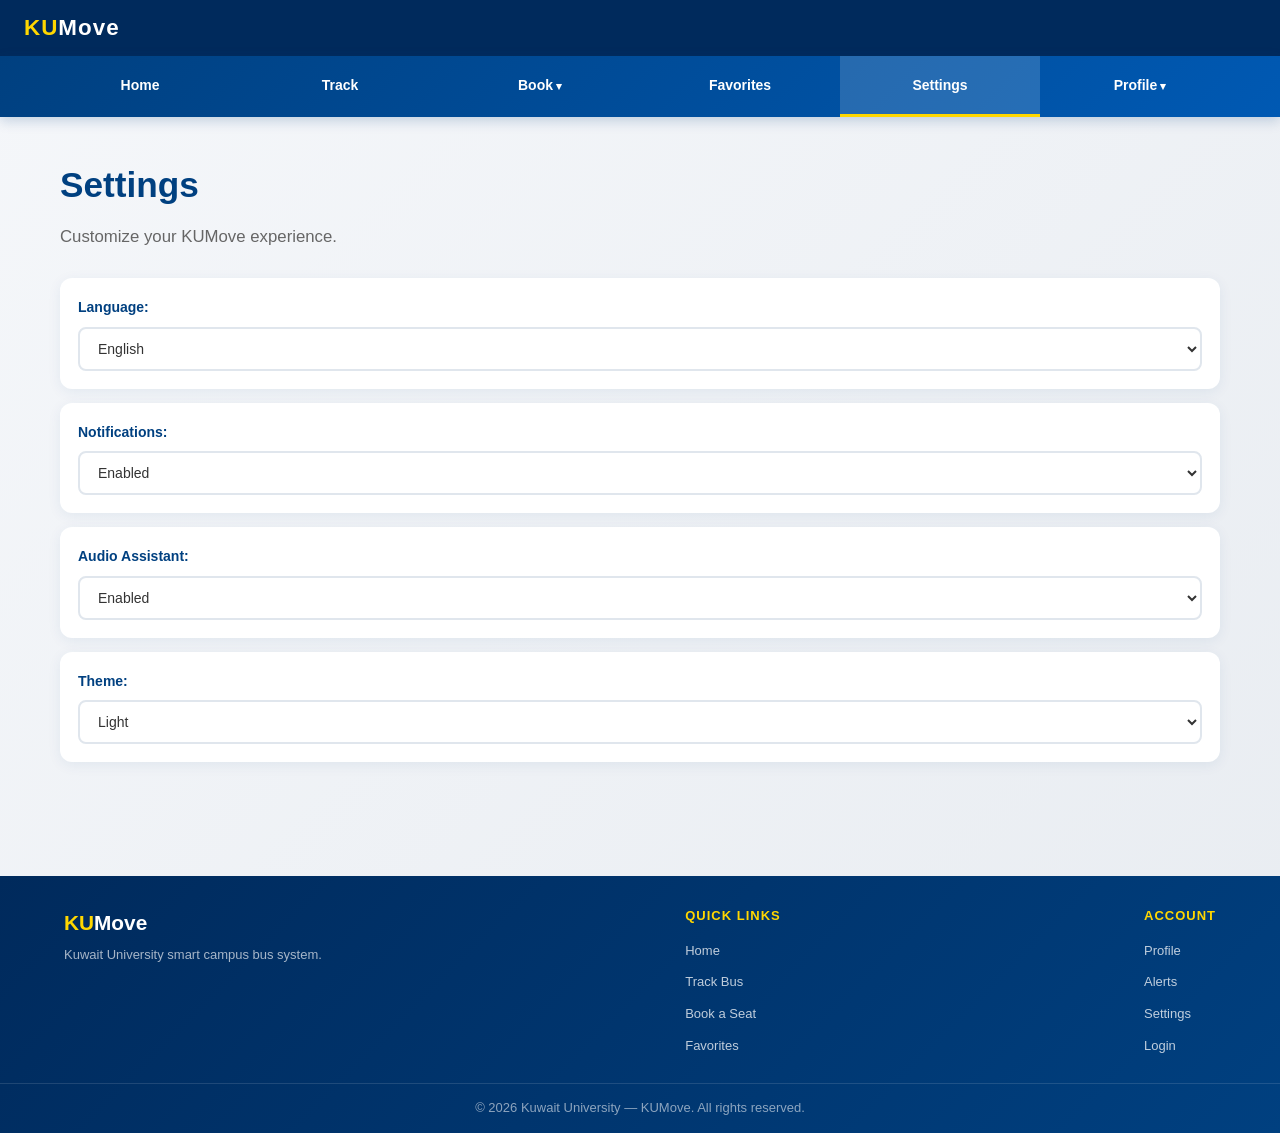
<file: settings.html>
<!DOCTYPE html>
<html lang="en">

<head>
  <meta charset="UTF-8">
  <meta name="viewport" content="width=device-width, initial-scale=1.0">
  <title>KUMove - Settings</title>
  <link rel="stylesheet" href="css/style.css">
</head>

<body>

  <!-- Site Header: logo left, greeting right -->
  <header class="site-header">
    <a href="index.html" class="logo">KU<span>Move</span></a>
    <span id="greeting"></span>
  </header>

  <nav>
    <button class="hamburger" id="hamburger" aria-label="Open menu">
      <span></span><span></span><span></span>
    </button>
    <ul id="nav-links">
      <li><a href="index.html">Home</a></li>
      <li><a href="tracking.html">Track</a></li>

      <!-- Booking with submenu -->
      <li class="has-sub">
        <a href="booking.html">Book</a>
        <ul class="submenu">
          <li><a href="booking.html">Book a Seat</a></li>
          <li><a href="mybookings.html">My Bookings</a></li>
        </ul>
      </li>

      <li><a href="favorites.html">Favorites</a></li>
      <li><a href="settings.html" class='active'>Settings</a></li>

      <!-- Profile with submenu -->
      <li class="has-sub">
        <a href="profile.html">Profile</a>
        <ul class="submenu">
          <li><a href="profile.html">My Profile</a></li>
          <li><a href="notifications.html">Alerts</a></li>
        </ul>
      </li>

    </ul>
  </nav>

  <main>
    <h1>Settings</h1>
    <p>Customize your KUMove experience.</p>

    <section class="settings-section">
      <div class="setting-item">
        <label for="lang">Language:</label>
        <select id="lang">
          <option>English</option>
          <option>Arabic</option>
        </select>
      </div>
      <div class="setting-item">
        <label for="notif">Notifications:</label>
        <select id="notif">
          <option>Enabled</option>
          <option>Disabled</option>
        </select>
      </div>
      <div class="setting-item">
        <label for="audio">Audio Assistant:</label>
        <select id="audio">
          <option>Enabled</option>
          <option>Disabled</option>
        </select>
      </div>
      <div class="setting-item">
        <label for="theme">Theme:</label>
        <select id="theme">
          <option>Light</option>
          <option>Dark</option>
        </select>
      </div>
    </section>
  </main>

  <footer>
    <div class="footer-top">
      <div class="footer-brand">
        <div class="footer-logo">KU<span>Move</span></div>
        <p>Kuwait University smart campus bus system.</p>
      </div>
      <div class="footer-links">
        <h4>Quick Links</h4>
        <ul>
          <li><a href="index.html">Home</a></li>
          <li><a href="tracking.html">Track Bus</a></li>
          <li><a href="booking.html">Book a Seat</a></li>
          <li><a href="favorites.html">Favorites</a></li>
        </ul>
      </div>
      <div class="footer-links">
        <h4>Account</h4>
        <ul>
          <li><a href="profile.html">Profile</a></li>
          <li><a href="notifications.html">Alerts</a></li>
          <li><a href="settings.html">Settings</a></li>
          <li><a href="login.html">Login</a></li>
        </ul>
      </div>
    </div>
    <div class="footer-bottom">
      &copy; 2026 Kuwait University &mdash; KUMove. All rights reserved.
    </div>
  </footer>

  <script src="js/main.js"></script>
</body>

</html>
</file>
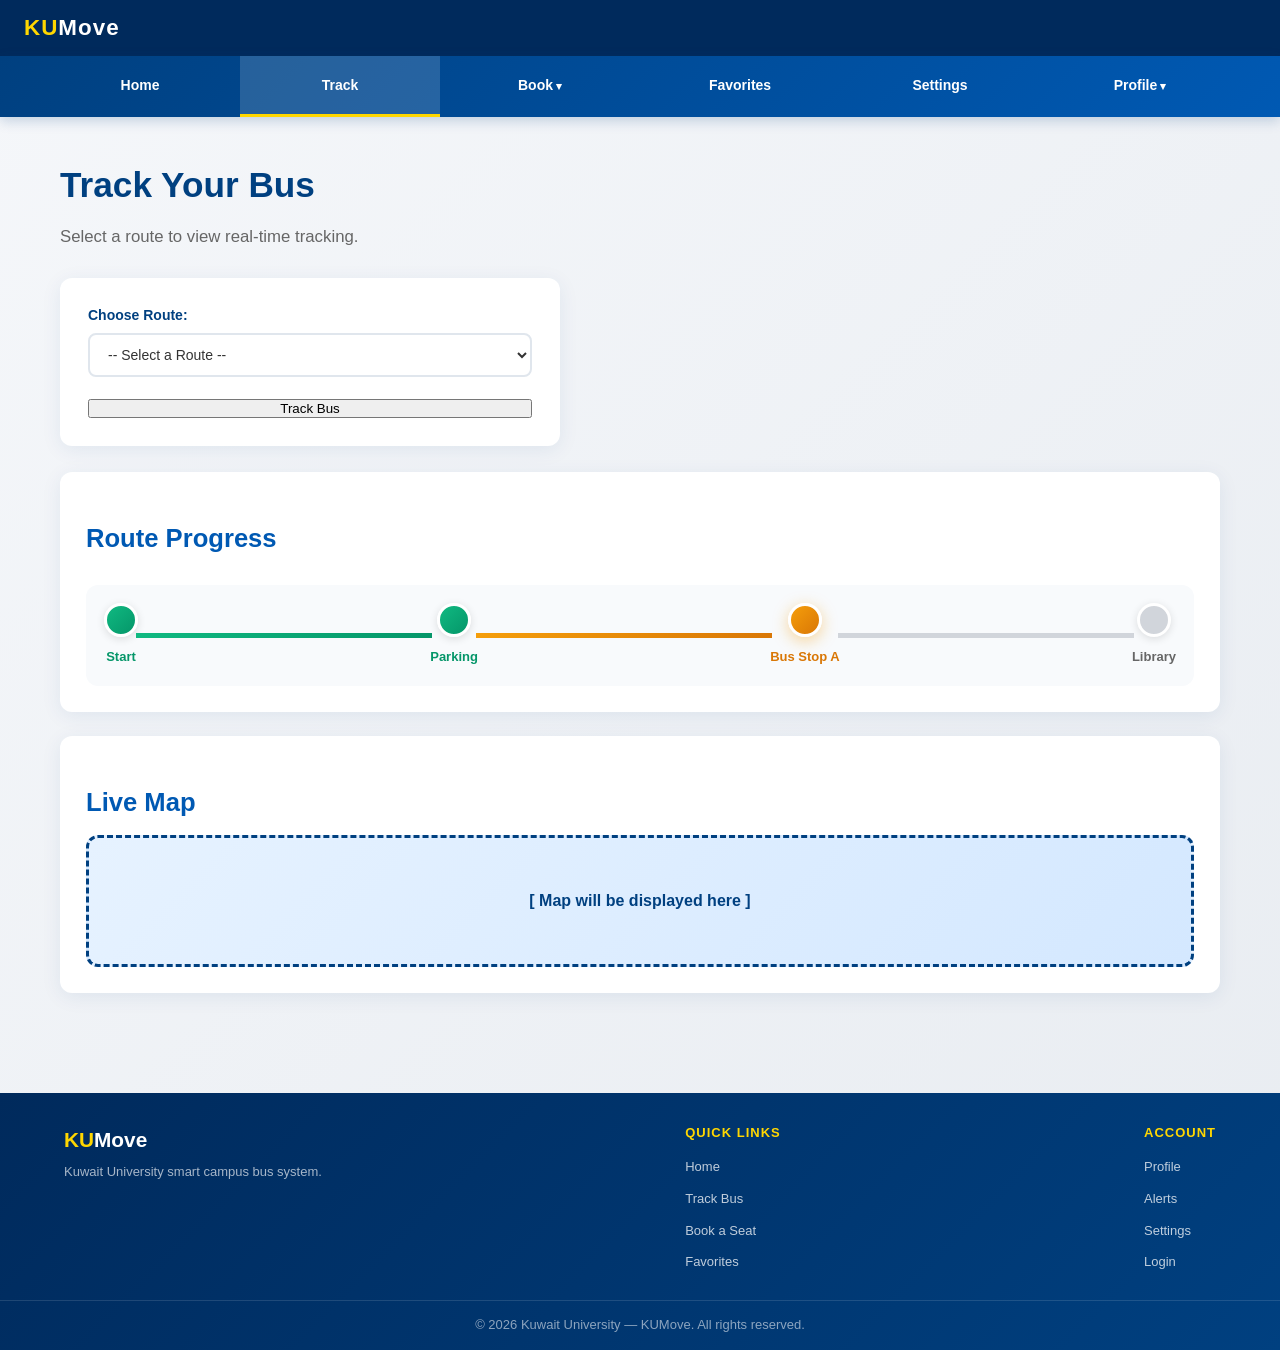
<file: tracking.html>
<!DOCTYPE html>
<html lang="en">
<head>
  <meta charset="UTF-8">
  <meta name="viewport" content="width=device-width, initial-scale=1.0">
  <title>KUMove - Track Bus</title>
  <link rel="stylesheet" href="css/style.css">
</head>
<body>

  <!-- Site Header: logo left, greeting right -->
  <header class="site-header">
    <a href="index.html" class="logo">KU<span>Move</span></a>
    <span id="greeting"></span>
  </header>

  <nav>
    <button class="hamburger" id="hamburger" aria-label="Open menu">
      <span></span><span></span><span></span>
    </button>
    <ul id="nav-links">
      <li><a href="index.html">Home</a></li>
      <li><a href="tracking.html"  class='active'>Track</a></li>

      <!-- Booking with submenu -->
      <li class="has-sub">
        <a href="booking.html">Book</a>
        <ul class="submenu">
          <li><a href="booking.html">Book a Seat</a></li>
          <li><a href="mybookings.html">My Bookings</a></li>
        </ul>
      </li>

      <li><a href="favorites.html">Favorites</a></li>
      <li><a href="settings.html">Settings</a></li>

      <!-- Profile with submenu -->
      <li class="has-sub">
        <a href="profile.html">Profile</a>
        <ul class="submenu">
          <li><a href="profile.html">My Profile</a></li>
          <li><a href="notifications.html">Alerts</a></li>
        </ul>
      </li>

    </ul>
  </nav>

  <main>
    <h1>Track Your Bus</h1>
    <p>Select a route to view real-time tracking.</p>

    <section class="tracking-section">
      <div class="form-group">
        <label for="route">Choose Route:</label>
        <select id="route">
          <option value="">-- Select a Route --</option>
          <option>Campus &rarr; Library</option>
          <option>Dorms &rarr; Engineering</option>
          <option>Science &rarr; Main Gate</option>
        </select>
        <span class="error-msg" id="route-error"></span>
      </div>
      <button id="track-btn">Track Bus</button>
    </section>

    <section class="route-map">
      <h2>Route Progress</h2>
      <div class="route-container">
        <div class="stop completed"><span>Start</span></div>
        <div class="line completed"></div>
        <div class="stop completed"><span>Parking</span></div>
        <div class="line active"></div>
        <div class="stop active"><span>Bus Stop A</span></div>
        <div class="line"></div>
        <div class="stop"><span>Library</span></div>
      </div>
    </section>

    <section id="bus-info" style="display:none;"></section>

    <section class="map">
      <h2>Live Map</h2>
      <div class="map-box"><p>[ Map will be displayed here ]</p></div>
    </section>
  </main>

  <footer>
    <div class="footer-top">
      <div class="footer-brand">
        <div class="footer-logo">KU<span>Move</span></div>
        <p>Kuwait University smart campus bus system.</p>
      </div>
      <div class="footer-links">
        <h4>Quick Links</h4>
        <ul>
          <li><a href="index.html">Home</a></li>
          <li><a href="tracking.html">Track Bus</a></li>
          <li><a href="booking.html">Book a Seat</a></li>
          <li><a href="favorites.html">Favorites</a></li>
        </ul>
      </div>
      <div class="footer-links">
        <h4>Account</h4>
        <ul>
          <li><a href="profile.html">Profile</a></li>
          <li><a href="notifications.html">Alerts</a></li>
          <li><a href="settings.html">Settings</a></li>
          <li><a href="login.html">Login</a></li>
        </ul>
      </div>
    </div>
    <div class="footer-bottom">
      &copy; 2026 Kuwait University &mdash; KUMove. All rights reserved.
    </div>
  </footer>

  <script src="js/main.js"></script>
  <script src="js/tracking.js"></script>
</body>
</html>
</file>
<file: css/style.css>
/* ── Reset ─────────────────────────────────────── */
* { margin:0; padding:0; box-sizing:border-box; }

body {
  font-family: 'Segoe UI', Tahoma, Geneva, Verdana, sans-serif;
  background: linear-gradient(135deg, #f5f7fa 0%, #e8ecf1 100%);
  color: #333;
  min-height: 100vh;
  line-height: 1.6;
}

/* ════════════════════════════════════════════════
   SITE HEADER  (logo left, greeting right)
   ════════════════════════════════════════════════ */
.site-header {
  background: #002a5c;
  display: flex;
  justify-content: space-between;
  align-items: center;
  padding: 10px 24px;
}
.site-header .logo {
  color: #ffd700;
  font-size: 1.4rem;
  font-weight: 800;
  letter-spacing: 1px;
  text-decoration: none;
}
.site-header .logo span { color: white; }
#greeting {
  color: white;
  font-size: 0.95rem;
  font-weight: 500;
}

/* ════════════════════════════════════════════════
   NAVIGATION
   ════════════════════════════════════════════════ */
nav {
  background: linear-gradient(135deg, #004080 0%, #0059b3 100%);
  box-shadow: 0 4px 12px rgba(0,64,128,0.2);
  position: sticky;
  top: 0;
  z-index: 100;
}

/* hamburger button */
.hamburger {
  display: none;
  flex-direction: column;
  justify-content: center;
  gap: 5px;
  background: none;
  border: none;
  cursor: pointer;
  padding: 14px 20px;
  box-shadow: none;
}
.hamburger span {
  display: block; width:25px; height:3px;
  background:white; border-radius:3px;
}

nav > ul {
  display: flex;
  list-style: none;
  max-width: 1200px;
  margin: 0 auto;
  padding: 0;
}
nav > ul > li { flex: 1; position: relative; }

nav > ul > li > a {
  display: block;
  color: white;
  text-decoration: none;
  font-weight: 600;
  padding: 18px 20px;
  text-align: center;
  font-size: 14px;
  transition: background 0.2s;
  border-bottom: 3px solid transparent;
}
nav > ul > li > a:hover,
nav > ul > li > a.active {
  background: rgba(255,255,255,0.15);
  border-bottom-color: #ffd700;
}

/* ── Dropdown submenu ─────────────────────────── */
nav ul .submenu {
  display: none;
  position: absolute;
  top: 100%;
  left: 0;
  background: #003370;
  list-style: none;
  min-width: 160px;
  border-radius: 0 0 8px 8px;
  box-shadow: 0 6px 20px rgba(0,0,0,0.2);
  z-index: 200;
}
nav ul li.has-sub.open .submenu { display: block; }

nav ul .submenu li a {
  display: block;
  color: white;
  text-decoration: none;
  padding: 12px 18px;
  font-size: 14px;
  font-weight: 500;
  white-space: nowrap;
  transition: background 0.2s;
  border-bottom: none;
}
nav ul .submenu li a:hover { background: rgba(255,255,255,0.15); }

/* arrow indicator on parent */
.has-sub > a::after { content: ' ▾'; font-size: 11px; }

/* ════════════════════════════════════════════════
   MAIN CONTENT
   ════════════════════════════════════════════════ */
main {
  padding: 40px 20px;
  max-width: 1200px;
  margin: 0 auto;
  animation: fadeIn 0.4s ease-in;
}
@keyframes fadeIn {
  from { opacity:0; transform:translateY(16px); }
  to   { opacity:1; transform:translateY(0); }
}

h1 { color:#004080; font-size:2.2rem; margin-bottom:10px; font-weight:700; }
h2 { color:#0059b3; font-size:1.6rem; margin:20px 0 12px; font-weight:600; }
h3 { color:#004080; font-size:1.2rem; margin-bottom:8px; }
main > p { color:#666; font-size:1.05rem; margin-bottom:28px; }

/* ── Card ─────────────────────────────────────── */
.card {
  background: white;
  padding: 24px;
  border-radius: 12px;
  box-shadow: 0 4px 20px rgba(0,64,128,0.08);
  transition: box-shadow 0.3s, transform 0.3s;
  margin-bottom: 20px;
}
.card:hover { box-shadow:0 8px 30px rgba(0,64,128,0.15); transform:translateY(-3px); }
.card > p   { color:#555; margin-top:8px; line-height:1.6; }
.card ul    { list-style:none; padding:0; margin-top:12px; }
.card ul li {
  padding:10px 14px; background:#f8fafc;
  margin-bottom:8px; border-radius:8px;
  border-left:3px solid #004080;
}

/* ── Dashboard grid ───────────────────────────── */
.dashboard {
  display: grid;
  grid-template-columns: repeat(auto-fit, minmax(260px,1fr));
  gap: 22px;
  margin-top: 24px;
}

/* ── Booking card ─────────────────────────────── */
.booking-card {
  background:white; padding:22px; border-radius:12px;
  box-shadow:0 4px 20px rgba(0,64,128,0.08);
  display:flex; flex-direction:column; gap:8px;
  transition: box-shadow 0.3s, transform 0.3s;
}
.booking-card:hover { box-shadow:0 8px 30px rgba(0,64,128,0.15); transform:translateY(-3px); }
.booking-card h2 { margin:0 0 6px; font-size:1.2rem; }
.booking-card p  { margin:0; color:#555; font-size:14px; }
.booking-card .btn { margin-top:14px; align-self:flex-start; }

/* ── Buttons ──────────────────────────────────── */
.btn, button[type="submit"] {
  background: linear-gradient(135deg,#004080,#0059b3);
  color: white; padding:11px 22px;
  text-decoration:none; border-radius:8px; border:none;
  font-weight:600; font-size:14px; cursor:pointer;
  transition: all 0.25s; box-shadow:0 4px 12px rgba(0,64,128,0.2);
  display:inline-block;
}
.btn:hover, button[type="submit"]:hover {
  background: linear-gradient(135deg,#0059b3,#0066cc);
  box-shadow:0 6px 20px rgba(0,89,179,0.3); transform:translateY(-2px);
}
button[type="submit"]:disabled {
  background:#6c757d; cursor:not-allowed; transform:none; box-shadow:none;
}

/* ── Quick access ─────────────────────────────── */
.quick-access {
  display:grid; grid-template-columns:repeat(auto-fit,minmax(140px,1fr));
  gap:14px; margin:24px 0;
}
.quick-access .btn {
  text-align:center; padding:14px 10px; border-radius:10px;
}

/* ── Form wrapper (centered card) ─────────────── */
.form-wrapper {
  max-width:480px; margin:28px auto 0;
  background:white; padding:32px 28px;
  border-radius:12px; box-shadow:0 4px 20px rgba(0,64,128,0.1);
}
.form-group { display:flex; flex-direction:column; margin-bottom:18px; }
.form-group label { font-weight:600; color:#004080; margin-bottom:5px; font-size:14px; }

input[type="text"], input[type="email"], input[type="password"],
input[type="time"], input[type="number"], select, textarea {
  width:100%; padding:11px 14px; border-radius:8px;
  border:2px solid #e0e6ed; background:white;
  font-size:14px; color:#333; font-family:inherit; transition:border 0.2s;
}
input:hover, select:hover, textarea:hover { border-color:#004080; }
input:focus, select:focus, textarea:focus {
  outline:none; border-color:#0066cc;
  box-shadow:0 0 0 3px rgba(0,102,204,0.1);
}
.form-wrapper button[type="submit"] { width:100%; margin-top:6px; padding:13px; font-size:15px; }

/* ── Validation styles ────────────────────────── */
.input-error { border-color:#cc0000 !important; box-shadow:0 0 0 3px rgba(204,0,0,0.1) !important; }
.error-msg   { display:none; color:#cc0000; font-size:12px; margin-top:4px; font-weight:500; }
.feedback-msg {
  padding:11px 14px; border-radius:8px; margin-bottom:14px;
  font-size:14px; font-weight:500;
}
.feedback-msg.success { background:#d4edda; color:#155724; border-left:4px solid #28a745; }
.feedback-msg.error   { background:#f8d7da; color:#721c24; border-left:4px solid #cc0000; }

/* ── Booking confirmation card ────────────────── */
.feedback-success-card {
  background:#d4edda; border-left:4px solid #28a745;
  margin-top:18px; padding:22px; border-radius:12px;
}
.feedback-success-card h2 { color:#155724; font-size:1.2rem; margin-bottom:8px; }
.feedback-success-card p  { color:#155724; margin:3px 0; }
.feedback-success-card a  { color:#004080; font-weight:600; }

/* ── Tracking ─────────────────────────────────── */
.tracking-section {
  background:white; padding:26px 28px; border-radius:12px;
  box-shadow:0 4px 20px rgba(0,64,128,0.08);
  margin-bottom:26px; max-width:500px;
}
.tracking-section label { display:block; font-weight:600; color:#004080; margin-bottom:6px; font-size:14px; }
#track-btn { width:100%; margin-top:4px; }

.route-map {
  background:white; padding:26px; border-radius:12px;
  box-shadow:0 4px 20px rgba(0,64,128,0.08); margin-top:24px;
}
.route-container {
  display:flex; align-items:center; justify-content:space-between;
  margin-top:26px; padding:18px; background:#f8fafc; border-radius:12px;
}
.stop { text-align:center; }
.stop span { display:block; margin-top:10px; font-size:13px; font-weight:600; color:#666; white-space:nowrap; }
.stop::before {
  content:""; width:28px; height:28px; display:block; border-radius:50%;
  background:#d1d5db; margin:auto; border:3px solid white;
  box-shadow:0 2px 8px rgba(0,0,0,0.12);
}
.stop.completed::before { background:linear-gradient(135deg,#10b981,#059669); }
.stop.active::before    { background:linear-gradient(135deg,#f59e0b,#d97706); box-shadow:0 4px 16px rgba(245,158,11,0.4); }
.stop.active span       { color:#d97706; }
.stop.completed span    { color:#059669; }
.line { flex:1; height:5px; background:#d1d5db; margin:0 -2px; }
.line.completed { background:linear-gradient(90deg,#10b981,#059669); }
.line.active    { background:linear-gradient(90deg,#f59e0b,#d97706); }

.map { background:white; padding:26px; border-radius:12px; box-shadow:0 4px 20px rgba(0,64,128,0.08); margin-top:24px; }
.map-box {
  background:linear-gradient(135deg,#e6f2ff,#d4e8ff);
  border:3px dashed #004080; padding:50px 20px;
  text-align:center; margin-top:12px; border-radius:12px;
}
.map-box p { color:#004080; font-weight:600; }

#bus-info {
  background:white; padding:22px; border-radius:12px;
  margin-top:22px; box-shadow:0 4px 20px rgba(0,64,128,0.08);
}

/* ── Favorites ────────────────────────────────── */
#favorites-list { display:flex; flex-wrap:wrap; gap:18px; margin-top:22px; }
.favorite-item {
  background:white; padding:20px 22px; border-radius:12px;
  box-shadow:0 3px 14px rgba(0,64,128,0.08);
  flex:1 1 280px; max-width:380px;
  transition: box-shadow 0.3s, transform 0.3s;
}
.favorite-item:hover { box-shadow:0 6px 22px rgba(0,64,128,0.14); transform:translateY(-2px); }
.favorite-item h3   { margin-bottom:14px; color:#004080; }
.favorite-item .btn-row { display:flex; flex-wrap:wrap; gap:8px; }
.favorite-item button {
  padding:9px 16px; border:none;
  background:linear-gradient(135deg,#004080,#0059b3); color:white;
  border-radius:6px; cursor:pointer; font-weight:600; font-size:13px;
  transition:all 0.25s; box-shadow:0 2px 8px rgba(0,64,128,0.2);
}
.favorite-item button:hover {
  background:linear-gradient(135deg,#0059b3,#0066cc);
  transform:translateY(-2px);
}
.favorite-item .remove { background:linear-gradient(135deg,#cc0000,#e60000); }
.favorite-item .remove:hover { background:linear-gradient(135deg,#e60000,#ff3333); }

.add-favorite-section {
  margin-top:28px; background:white; padding:22px 26px;
  border-radius:12px; box-shadow:0 4px 20px rgba(0,64,128,0.08); max-width:460px;
}

/* ── Notifications ────────────────────────────── */
#notifications-list { margin-top:22px; }
.notification-item {
  background:white; padding:16px 18px; border-left:4px solid #004080;
  border-radius:8px; margin-bottom:10px;
  box-shadow:0 2px 10px rgba(0,0,0,0.05); transition:all 0.3s;
  display:flex; justify-content:space-between; align-items:flex-start; gap:12px;
}
.notification-item:hover { transform:translateX(3px); border-left-color:#0066cc; }
.notification-item p    { font-size:14px; color:#333; margin-bottom:6px; }
.notification-item .time {
  font-size:12px; color:#888; background:#f0f4f8;
  padding:3px 9px; border-radius:10px;
}
.dismiss-btn {
  background:none; border:1px solid #ccc; color:#666;
  padding:5px 10px; border-radius:6px; font-size:12px;
  cursor:pointer; white-space:nowrap; box-shadow:none; flex-shrink:0;
}
.dismiss-btn:hover { background:#f8d7da; border-color:#cc0000; color:#cc0000; transform:none; }
#clear-btn {
  margin-top:18px; padding:11px 22px;
  background:linear-gradient(135deg,#cc0000,#e60000); color:white;
  border:none; border-radius:8px; cursor:pointer; font-weight:600;
  font-size:14px; box-shadow:0 4px 12px rgba(204,0,0,0.2); transition:all 0.25s;
}
#clear-btn:hover { background:linear-gradient(135deg,#e60000,#ff3333); transform:translateY(-2px); }

/* ── Profile ──────────────────────────────────── */
.profile-links { list-style:none; padding:0; margin-top:18px; }
.profile-links li { margin-bottom:10px; }
.profile-links .btn { display:block; padding:13px 18px; }

/* ── Settings ─────────────────────────────────── */
.settings-section { margin-top:26px; }
.setting-item {
  background:white; padding:18px; border-radius:12px;
  margin-bottom:14px; box-shadow:0 3px 14px rgba(0,64,128,0.07);
}
.setting-item label { font-weight:600; display:block; margin-bottom:8px; color:#004080; font-size:14px; }

/* ════════════════════════════════════════════════
   FOOTER  (enhanced)
   ════════════════════════════════════════════════ */
footer {
  background: linear-gradient(135deg,#002a5c 0%,#004080 100%);
  color: white;
  margin-top: 60px;
}
.footer-top {
  display: flex;
  justify-content: space-between;
  align-items: flex-start;
  flex-wrap: wrap;
  gap: 20px;
  max-width: 1200px;
  margin: 0 auto;
  padding: 30px 24px 20px;
}
.footer-brand .footer-logo { font-size:1.3rem; font-weight:800; color:#ffd700; }
.footer-brand .footer-logo span { color:white; }
.footer-brand p { font-size:13px; color:rgba(255,255,255,0.65); margin-top:6px; }

.footer-links h4 { font-size:13px; color:#ffd700; margin-bottom:10px; letter-spacing:1px; text-transform:uppercase; }
.footer-links ul { list-style:none; padding:0; }
.footer-links ul li { margin-bottom:6px; }
.footer-links ul li a { color:rgba(255,255,255,0.75); text-decoration:none; font-size:13px; transition:color 0.2s; }
.footer-links ul li a:hover { color:#ffd700; }

.footer-bottom {
  border-top: 1px solid rgba(255,255,255,0.12);
  text-align: center;
  padding: 14px 24px;
  font-size: 13px;
  color: rgba(255,255,255,0.55);
}

/* ════════════════════════════════════════════════
   RESPONSIVE
   ════════════════════════════════════════════════ */
@media (max-width: 768px) {
  .hamburger { display:flex; }
  nav > ul   { display:none; flex-direction:column; }
  nav > ul.open { display:flex; }
  nav > ul > li { flex:unset; width:100%; }
  nav > ul > li > a { padding:13px 18px; text-align:left; border-bottom:1px solid rgba(255,255,255,0.1); }

  /* submenu on mobile is also stacked */
  nav ul .submenu { position:static; border-radius:0; box-shadow:none; background:#002a5c; }
  nav ul .submenu li a { padding-left:34px; }

  h1 { font-size:1.8rem; }
  h2 { font-size:1.4rem; }
  main { padding:22px 14px; }
  .dashboard { grid-template-columns:1fr; }
  .form-wrapper { padding:22px 16px; }
  .tracking-section { max-width:100%; }
  #favorites-list { flex-direction:column; }
  .favorite-item  { max-width:100%; flex:unset; }
  .route-container { flex-wrap:wrap; gap:12px; }
  .line { display:none; }
  .stop { flex:1 1 calc(50% - 8px); }
  .quick-access { grid-template-columns:1fr 1fr; }
  .footer-top { flex-direction:column; }
}
@media (max-width: 480px) {
  h1 { font-size:1.55rem; }
  .stop { flex:1 1 100%; }
  .quick-access { grid-template-columns:1fr; }
  .booking-card .btn { width:100%; text-align:center; }
}
</file>
